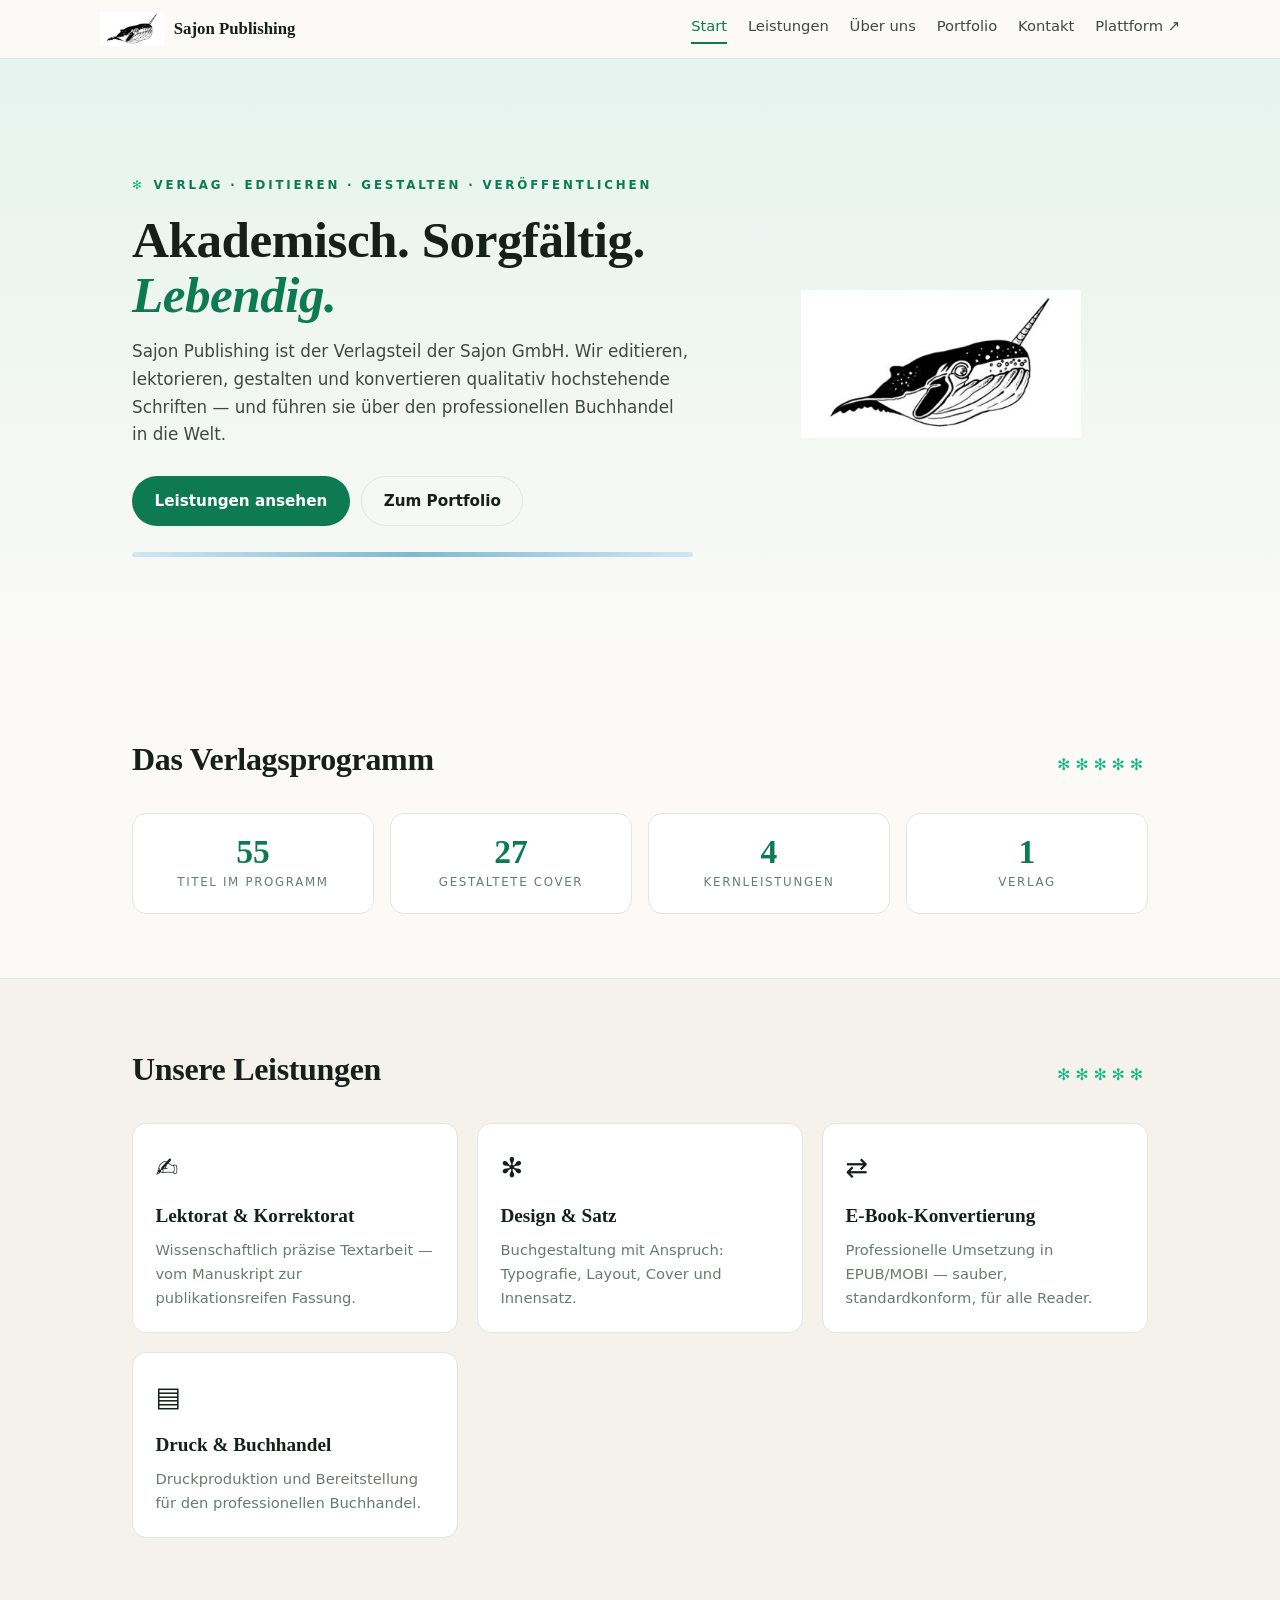
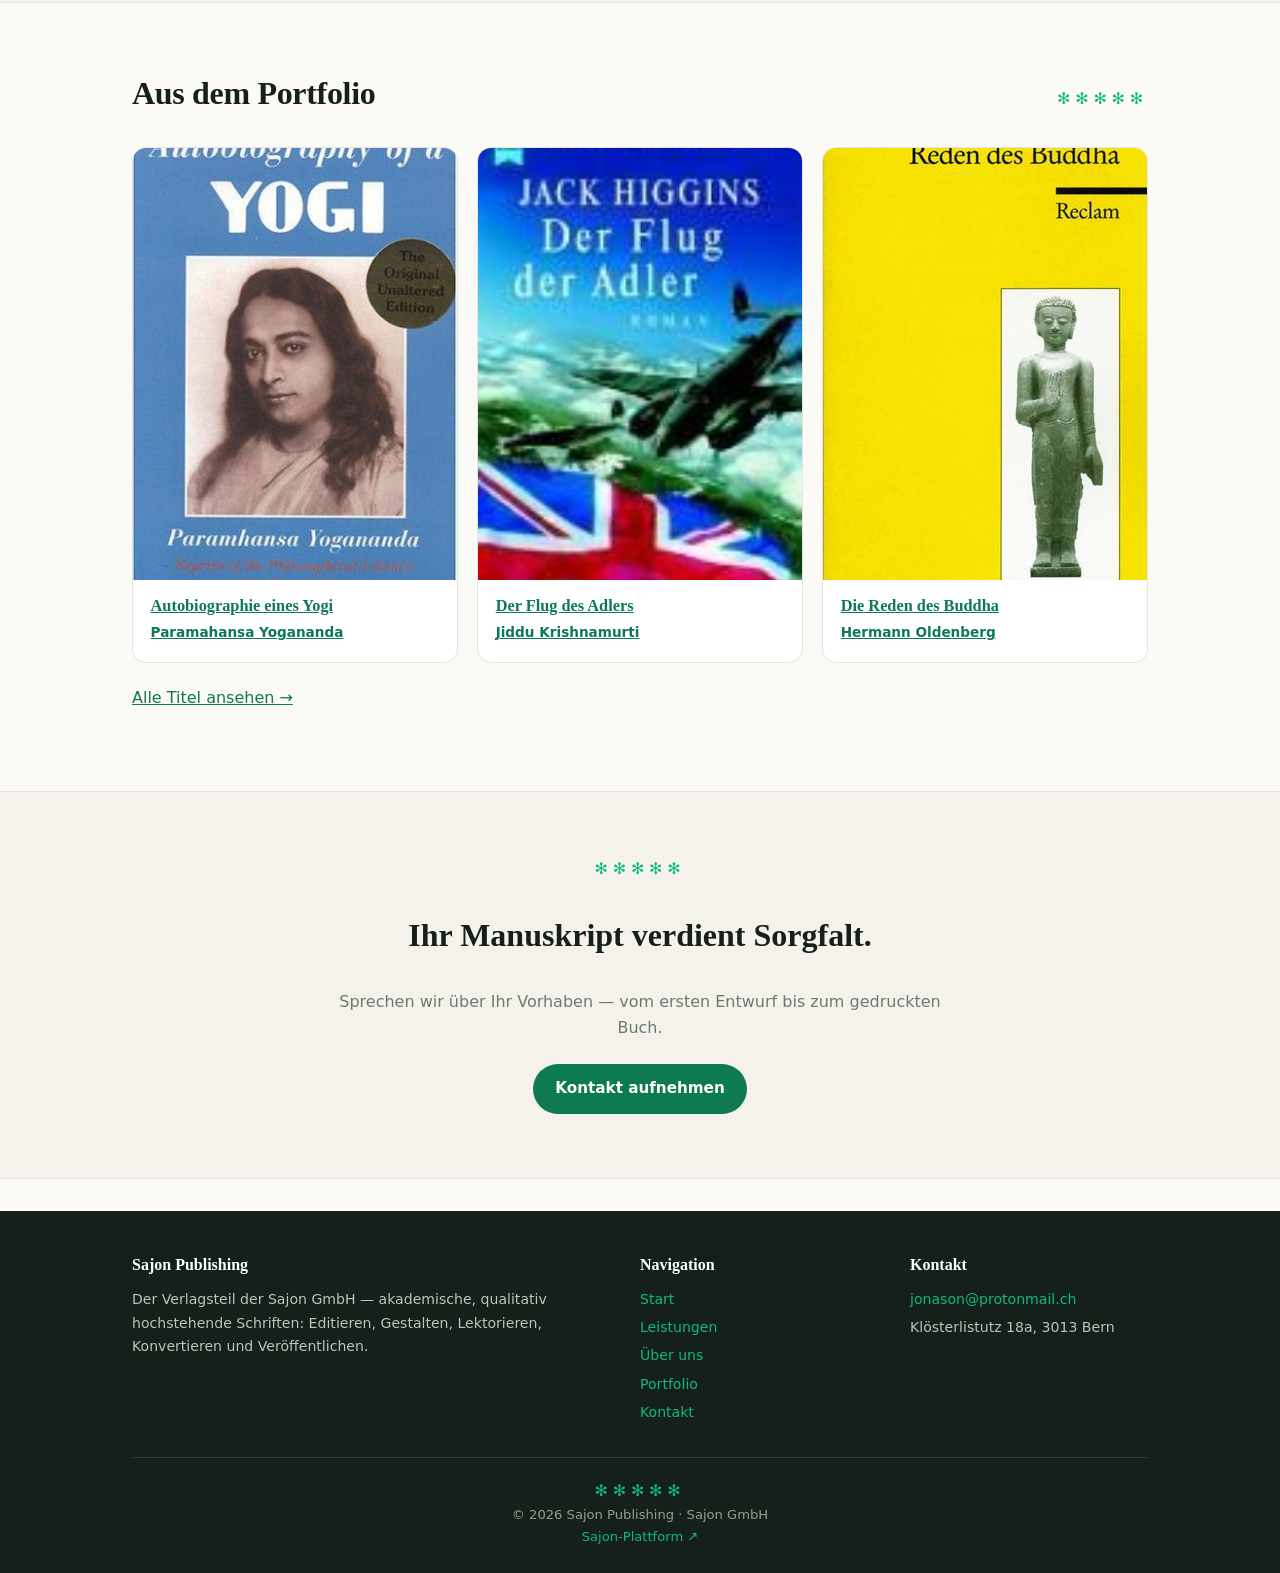
<file: index.html>
<!DOCTYPE html>
<html lang="de">
<head>
<meta charset="UTF-8" />
<meta name="viewport" content="width=device-width, initial-scale=1.0" />
<title>Start · Sajon Publishing</title>
<link rel="stylesheet" href="css/sajon-design-system.css" />
<link rel="icon" href="assets/logo.png" type="image/png" />
</head>
<body>
<header class="site-header">
  <div class="container nav">
    <a class="brand" href="index.html"><img src="assets/logo.png" alt="Narwal-Logo" /> Sajon Publishing</a>
    <nav class="nav-links">
      <a href="index.html" class="active">Start</a>
      <a href="leistungen.html">Leistungen</a>
      <a href="ueber-uns.html">Über uns</a>
      <a href="portfolio.html">Portfolio</a>
      <a href="kontakt.html">Kontakt</a>
      <a href="https://jonason92.github.io/sajon-platform/" target="_blank" rel="noopener">Plattform ↗</a>
    </nav>
  </div>
</header>

<section class="hero">
  <div class="container">
    <div>
      <span class="eyebrow"><span class="star">✻</span> Verlag · Editieren · Gestalten · Veröffentlichen</span>
      <h1>Akademisch. Sorgfältig.<br /><em>Lebendig.</em></h1>
      <p class="lead">Sajon Publishing ist der Verlagsteil der Sajon GmbH. Wir editieren, lektorieren, gestalten und konvertieren qualitativ hochstehende Schriften — und führen sie über den professionellen Buchhandel in die Welt.</p>
      <div style="display:flex;gap:.7rem;flex-wrap:wrap">
        <a class="btn btn-primary" href="leistungen.html">Leistungen ansehen</a>
        <a class="btn btn-ghost" href="portfolio.html">Zum Portfolio</a>
      </div>
      <div class="ice-stripe"></div>
    </div>
    <div class="hero-art"><img src="assets/logo.png" alt="Sajon Publishing Narwal" /></div>
  </div>
</section>

<section>
  <div class="container">
    <div class="sec-head"><h2>Das Verlagsprogramm</h2><span class="stars">✻✻✻✻✻</span></div>
    <div class="stats">
      <div class="stat"><div class="num">55</div><div class="lbl">Titel im Programm</div></div>
      <div class="stat"><div class="num">27</div><div class="lbl">Gestaltete Cover</div></div>
      <div class="stat"><div class="num">4</div><div class="lbl">Kernleistungen</div></div>
      <div class="stat"><div class="num">1</div><div class="lbl">Verlag</div></div>
    </div>
  </div>
</section>

<section class="sec-alt">
  <div class="container">
    <div class="sec-head"><h2>Unsere Leistungen</h2><span class="stars">✻✻✻✻✻</span></div>
    <div class="grid">
      <a class="card card-link" href="leistungen.html"><span class="icon">✍</span><h3>Lektorat &amp; Korrektorat</h3><p>Wissenschaftlich präzise Textarbeit — vom Manuskript zur publikationsreifen Fassung.</p></a>
      <a class="card card-link" href="leistungen.html"><span class="icon">✻</span><h3>Design &amp; Satz</h3><p>Buchgestaltung mit Anspruch: Typografie, Layout, Cover und Innensatz.</p></a>
      <a class="card card-link" href="leistungen.html"><span class="icon">⇄</span><h3>E-Book-Konvertierung</h3><p>Professionelle Umsetzung in EPUB/MOBI — sauber, standardkonform, für alle Reader.</p></a>
      <a class="card card-link" href="leistungen.html"><span class="icon">▤</span><h3>Druck &amp; Buchhandel</h3><p>Druckproduktion und Bereitstellung für den professionellen Buchhandel.</p></a>
    </div>
  </div>
</section>

<section>
  <div class="container">
    <div class="sec-head"><h2>Aus dem Portfolio</h2><span class="stars">✻✻✻✻✻</span></div>
    <div class="grid">
      <a class="book" href="portfolio.html"><img src="assets/covers/yogananda.jpg" alt="Autobiographie eines Yogi" /><div class="book-body"><h3>Autobiographie eines Yogi</h3><span class="author">Paramahansa Yogananda</span></div></a>
      <a class="book" href="portfolio.html"><img src="assets/covers/krishnamurti_adler.jpg" alt="Der Flug des Adlers" /><div class="book-body"><h3>Der Flug des Adlers</h3><span class="author">Jiddu Krishnamurti</span></div></a>
      <a class="book" href="portfolio.html"><img src="assets/covers/reden_buddha.jpg" alt="Die Reden des Buddha" /><div class="book-body"><h3>Die Reden des Buddha</h3><span class="author">Hermann Oldenberg</span></div></a>
    </div>
    <p style="margin-top:1.4rem"><a href="portfolio.html">Alle Titel ansehen →</a></p>
  </div>
</section>

<section class="sec-alt">
  <div class="container" style="text-align:center">
    <span class="stars">✻✻✻✻✻</span>
    <h2 style="font-family:var(--serif);font-size:clamp(1.4rem,3vw,2rem)">Ihr Manuskript verdient Sorgfalt.</h2>
    <p style="color:var(--muted);max-width:60ch;margin:0 auto 1.4rem">Sprechen wir über Ihr Vorhaben — vom ersten Entwurf bis zum gedruckten Buch.</p>
    <a class="btn btn-primary" href="kontakt.html">Kontakt aufnehmen</a>
  </div>
</section>

<footer class="site-footer">
  <div class="container">
    <div class="footer-grid">
      <div>
        <h4>Sajon Publishing</h4>
        <p>Der Verlagsteil der Sajon GmbH — akademische, qualitativ hochstehende Schriften: Editieren, Gestalten, Lektorieren, Konvertieren und Veröffentlichen.</p>
      </div>
      <div>
        <h4>Navigation</h4>
        <ul>
          <li><a href="index.html">Start</a></li>
          <li><a href="leistungen.html">Leistungen</a></li>
          <li><a href="ueber-uns.html">Über uns</a></li>
          <li><a href="portfolio.html">Portfolio</a></li>
          <li><a href="kontakt.html">Kontakt</a></li>
        </ul>
      </div>
      <div>
        <h4>Kontakt</h4>
        <ul>
          <li><a href="mailto:jonason@protonmail.ch">jonason@protonmail.ch</a></li>
          <li>Klösterlistutz 18a, 3013 Bern</li>
        </ul>
      </div>
    </div>
    <div class="footer-bottom">
      <span class="stars">✻✻✻✻✻</span><br />
      © 2026 Sajon Publishing · Sajon GmbH<br />
      <a href="https://jonason92.github.io/sajon-platform/" target="_blank" rel="noopener">Sajon-Plattform ↗</a>
    </div>
  </div>
</footer>
</body>
</html>
</file>
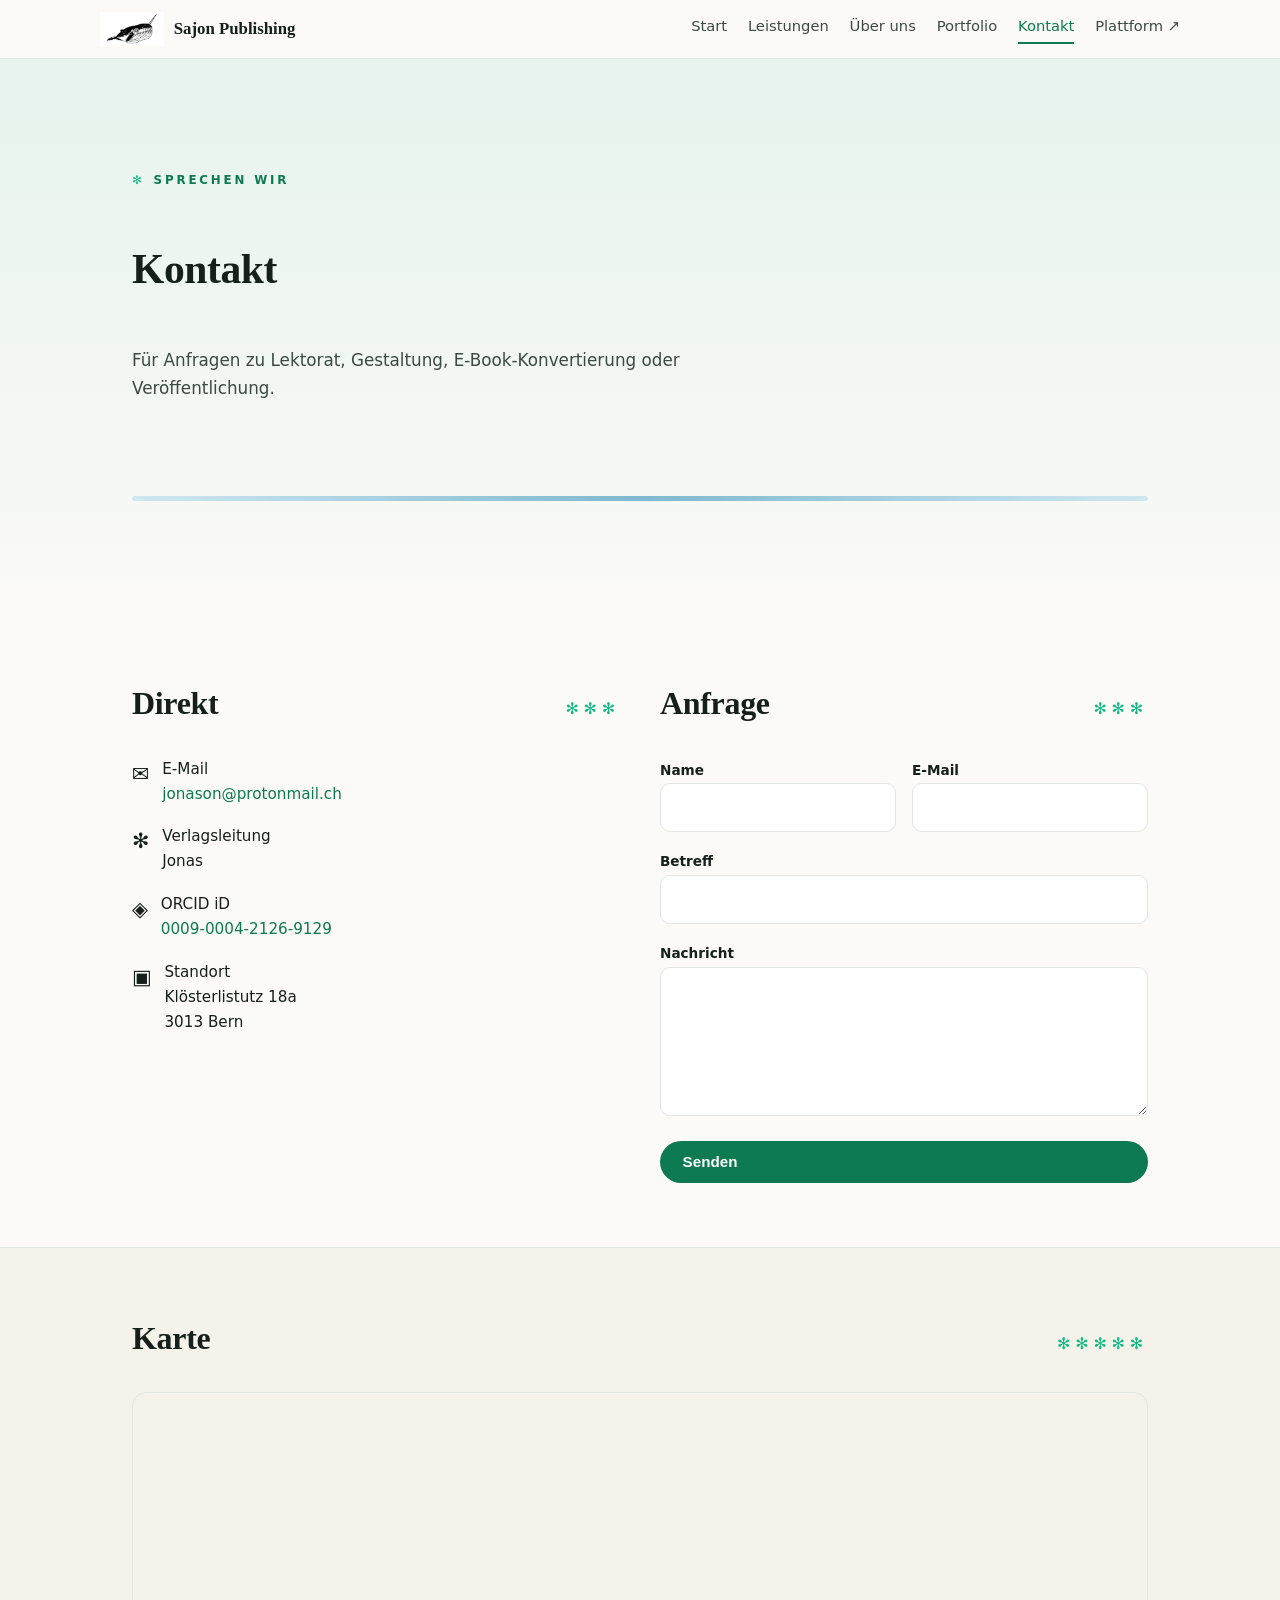
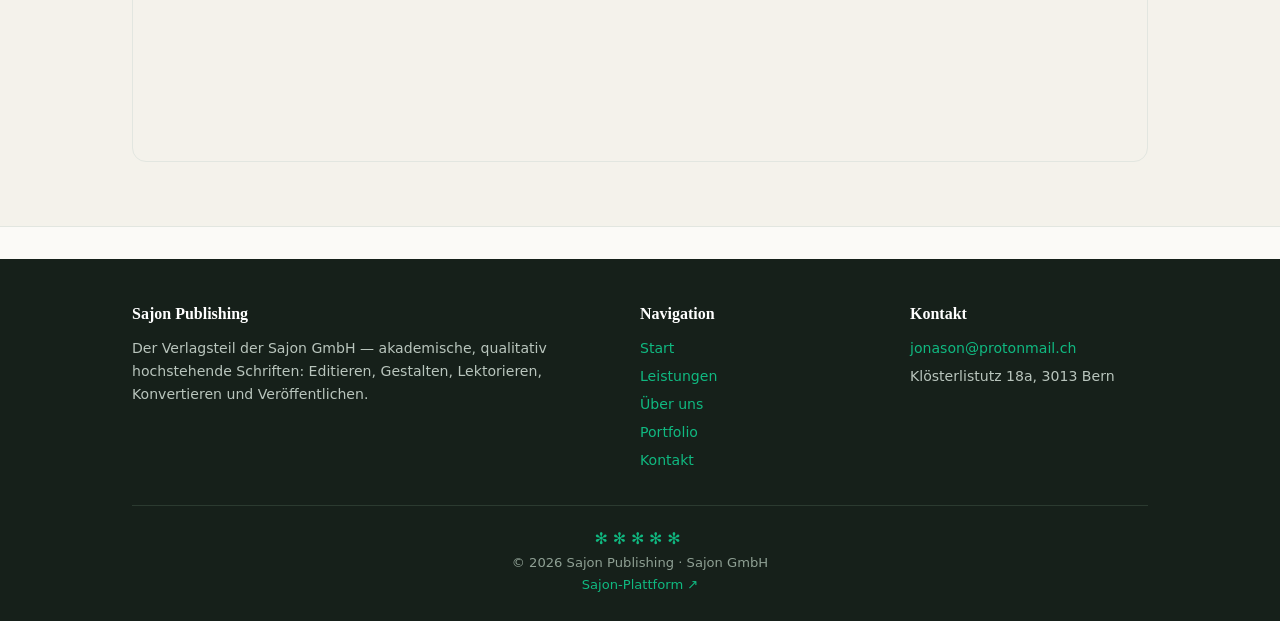
<file: kontakt.html>
<!DOCTYPE html>
<html lang="de">
<head>
<meta charset="UTF-8" />
<meta name="viewport" content="width=device-width, initial-scale=1.0" />
<title>Kontakt · Sajon Publishing</title>
<link rel="stylesheet" href="css/sajon-design-system.css" />
<link rel="icon" href="assets/logo.png" type="image/png" />

</head>
<body>
<header class="site-header">
  <div class="container nav">
    <a class="brand" href="index.html"><img src="assets/logo.png" alt="Narwal-Logo" /> Sajon Publishing</a>
    <nav class="nav-links">
      <a href="index.html">Start</a>
      <a href="leistungen.html">Leistungen</a>
      <a href="ueber-uns.html">Über uns</a>
      <a href="portfolio.html">Portfolio</a>
      <a href="kontakt.html" class="active">Kontakt</a>
      <a href="https://jonason92.github.io/sajon-platform/" target="_blank" rel="noopener">Plattform ↗</a>
    </nav>
  </div>
</header>

<section class="hero">
  <div class="container" style="grid-template-columns:1fr">
    <span class="eyebrow"><span class="star">✻</span> Sprechen wir</span>
    <h1 style="font-size:clamp(1.8rem,4vw,2.6rem)">Kontakt</h1>
    <p class="lead" style="max-width:56ch">Für Anfragen zu Lektorat, Gestaltung, E-Book-Konvertierung oder Veröffentlichung.</p>
    <div class="ice-stripe"></div>
  </div>
</section>

<section>
  <div class="container" style="display:grid;grid-template-columns:1fr 1fr;gap:2.5rem" class="two-col">
    <div>
      <div class="sec-head"><h2>Direkt</h2><span class="stars">✻✻✻</span></div>
      <div class="kontakt-item"><span class="k-icon">✉</span><div class="k-val">E-Mail<br /><a href="mailto:jonason@protonmail.ch">jonason@protonmail.ch</a></div></div>
      <div class="kontakt-item"><span class="k-icon">✻</span><div class="k-val">Verlagsleitung<br />Jonas</div></div>
      <div class="kontakt-item"><span class="k-icon">◈</span><div class="k-val">ORCID iD<br /><a href="https://orcid.org/0009-0004-2126-9129" target="_blank" rel="noopener">0009-0004-2126-9129</a></div></div>
      <div class="kontakt-item"><span class="k-icon">▣</span><div class="k-val">Standort<br />Klösterlistutz 18a<br />3013 Bern</div></div>
    </div>
    <div>
      <div class="sec-head"><h2>Anfrage</h2><span class="stars">✻✻✻</span></div>
      <form class="form" action="mailto:jonason@protonmail.ch" method="post" enctype="text/plain">
        <div class="two-col">
          <div><label for="name">Name</label><input id="name" name="name" type="text" required /></div>
          <div><label for="email">E-Mail</label><input id="email" name="email" type="email" required /></div>
        </div>
        <div><label for="betreff">Betreff</label><input id="betreff" name="betreff" type="text" /></div>
        <div><label for="msg">Nachricht</label><textarea id="msg" name="msg" rows="5" required></textarea></div>
        <button class="btn btn-primary" type="submit">Senden</button>
      </form>
    </div>
  </div>
</section>

<section class="sec-alt">
  <div class="container">
    <div class="sec-head"><h2>Karte</h2><span class="stars">✻✻✻✻✻</span></div>
    <div style="border:1px solid var(--line);border-radius:var(--radius);overflow:hidden">
      <iframe title="Standort" width="100%" height="360" style="border:0" loading="lazy" src="https://www.openstreetmap.org/export/embed.html?bbox=7.435,46.941,7.460,46.956&layer=mapnik"></iframe>
    </div>
  </div>
</section>

<footer class="site-footer">
  <div class="container">
    <div class="footer-grid">
      <div>
        <h4>Sajon Publishing</h4>
        <p>Der Verlagsteil der Sajon GmbH — akademische, qualitativ hochstehende Schriften: Editieren, Gestalten, Lektorieren, Konvertieren und Veröffentlichen.</p>
      </div>
      <div>
        <h4>Navigation</h4>
        <ul>
          <li><a href="index.html">Start</a></li>
          <li><a href="leistungen.html">Leistungen</a></li>
          <li><a href="ueber-uns.html">Über uns</a></li>
          <li><a href="portfolio.html">Portfolio</a></li>
          <li><a href="kontakt.html">Kontakt</a></li>
        </ul>
      </div>
      <div>
        <h4>Kontakt</h4>
        <ul>
          <li><a href="mailto:jonason@protonmail.ch">jonason@protonmail.ch</a></li>
          <li>Klösterlistutz 18a, 3013 Bern</li>
        </ul>
      </div>
    </div>
    <div class="footer-bottom">
      <span class="stars">✻✻✻✻✻</span><br />
      © 2026 Sajon Publishing · Sajon GmbH<br />
      <a href="https://jonason92.github.io/sajon-platform/" target="_blank" rel="noopener">Sajon-Plattform ↗</a>
    </div>
  </div>
</footer>
</body>
</html>
</file>
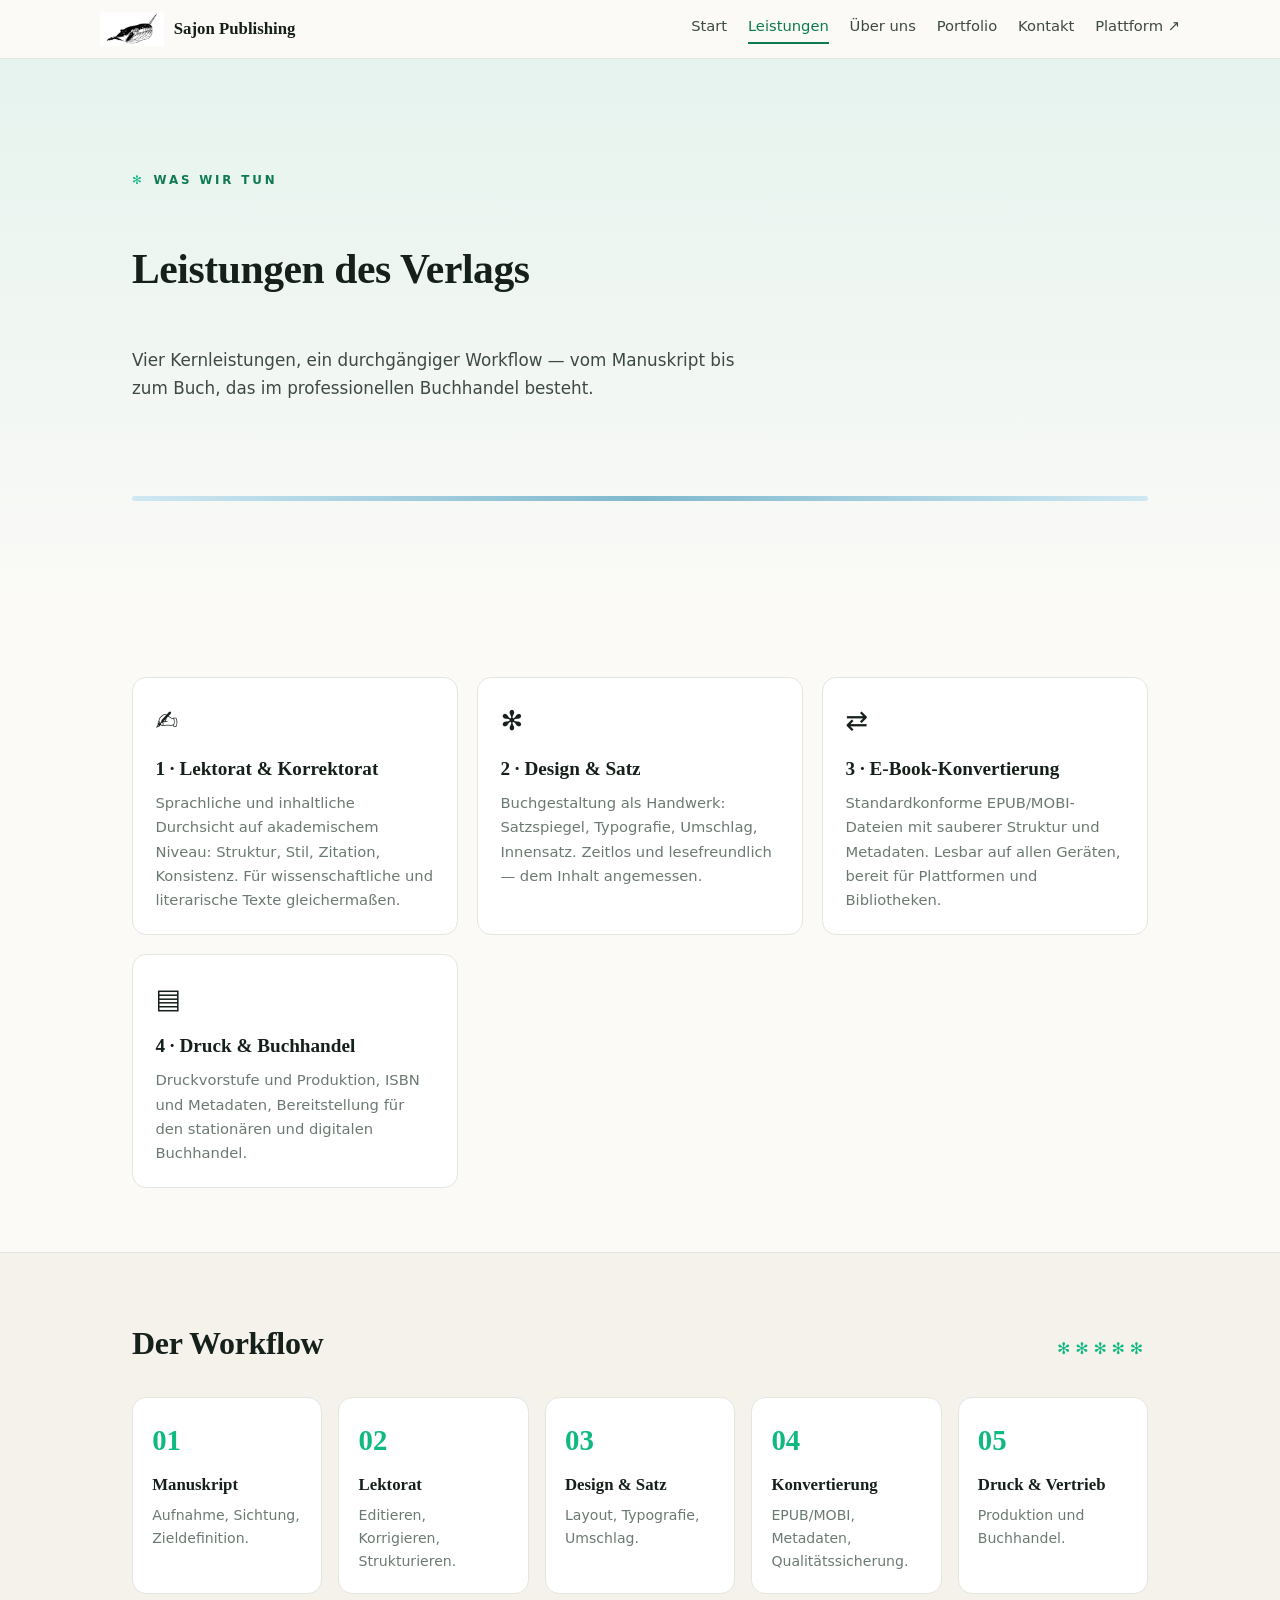
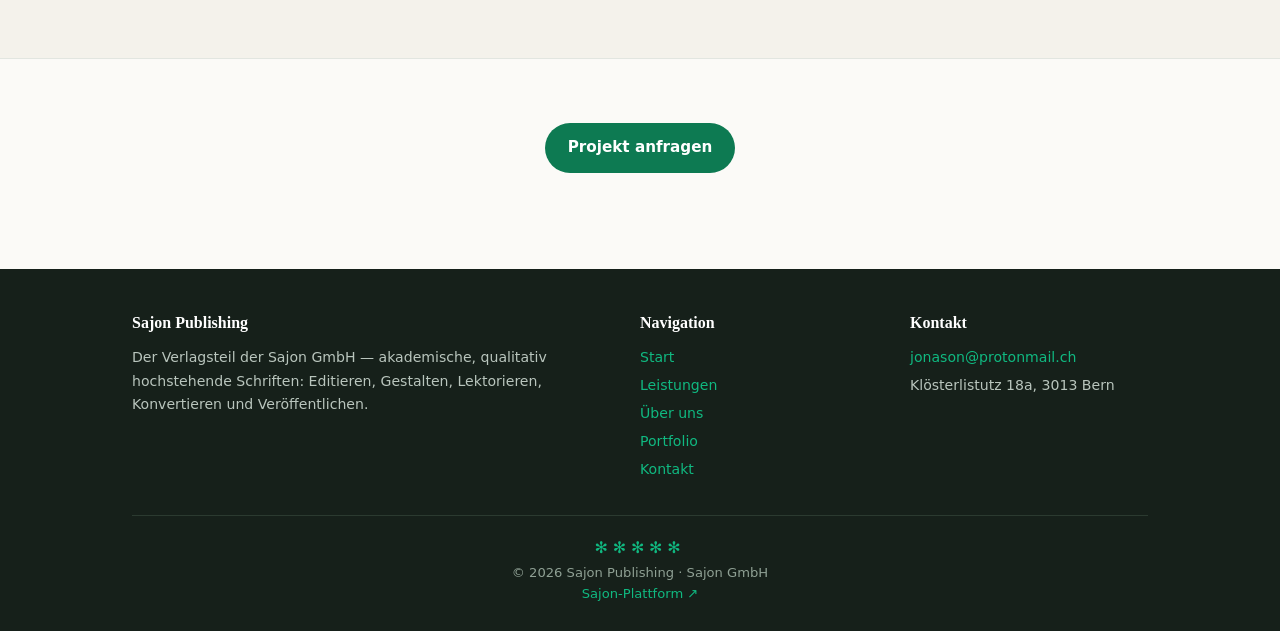
<file: leistungen.html>
<!DOCTYPE html>
<html lang="de">
<head>
<meta charset="UTF-8" />
<meta name="viewport" content="width=device-width, initial-scale=1.0" />
<title>Leistungen · Sajon Publishing</title>
<link rel="stylesheet" href="css/sajon-design-system.css" />
<link rel="icon" href="assets/logo.png" type="image/png" />
</head>
<body>
<header class="site-header">
  <div class="container nav">
    <a class="brand" href="index.html"><img src="assets/logo.png" alt="Narwal-Logo" /> Sajon Publishing</a>
    <nav class="nav-links">
      <a href="index.html">Start</a>
      <a href="leistungen.html" class="active">Leistungen</a>
      <a href="ueber-uns.html">Über uns</a>
      <a href="portfolio.html">Portfolio</a>
      <a href="kontakt.html">Kontakt</a>
      <a href="https://jonason92.github.io/sajon-platform/" target="_blank" rel="noopener">Plattform ↗</a>
    </nav>
  </div>
</header>

<section class="hero">
  <div class="container" style="grid-template-columns:1fr">
    <span class="eyebrow"><span class="star">✻</span> Was wir tun</span>
    <h1 style="font-size:clamp(1.8rem,4vw,2.6rem)">Leistungen des Verlags</h1>
    <p class="lead" style="max-width:60ch">Vier Kernleistungen, ein durchgängiger Workflow — vom Manuskript bis zum Buch, das im professionellen Buchhandel besteht.</p>
    <div class="ice-stripe"></div>
  </div>
</section>

<section>
  <div class="container">
    <div class="grid">
      <div class="card"><span class="icon">✍</span><h3>1 · Lektorat &amp; Korrektorat</h3><p>Sprachliche und inhaltliche Durchsicht auf akademischem Niveau: Struktur, Stil, Zitation, Konsistenz. Für wissenschaftliche und literarische Texte gleichermaßen.</p></div>
      <div class="card"><span class="icon">✻</span><h3>2 · Design &amp; Satz</h3><p>Buchgestaltung als Handwerk: Satzspiegel, Typografie, Umschlag, Innensatz. Zeitlos und lesefreundlich — dem Inhalt angemessen.</p></div>
      <div class="card"><span class="icon">⇄</span><h3>3 · E-Book-Konvertierung</h3><p>Standardkonforme EPUB/MOBI-Dateien mit sauberer Struktur und Metadaten. Lesbar auf allen Geräten, bereit für Plattformen und Bibliotheken.</p></div>
      <div class="card"><span class="icon">▤</span><h3>4 · Druck &amp; Buchhandel</h3><p>Druckvorstufe und Produktion, ISBN und Metadaten, Bereitstellung für den stationären und digitalen Buchhandel.</p></div>
    </div>
  </div>
</section>

<section class="sec-alt">
  <div class="container">
    <div class="sec-head"><h2>Der Workflow</h2><span class="stars">✻✻✻✻✻</span></div>
    <div class="workflow">
      <div class="step"><h3>Manuskript</h3><p>Aufnahme, Sichtung, Zieldefinition.</p></div>
      <div class="step"><h3>Lektorat</h3><p>Editieren, Korrigieren, Strukturieren.</p></div>
      <div class="step"><h3>Design &amp; Satz</h3><p>Layout, Typografie, Umschlag.</p></div>
      <div class="step"><h3>Konvertierung</h3><p>EPUB/MOBI, Metadaten, Qualitätssicherung.</p></div>
      <div class="step"><h3>Druck &amp; Vertrieb</h3><p>Produktion und Buchhandel.</p></div>
    </div>
  </div>
</section>

<section>
  <div class="container" style="text-align:center">
    <a class="btn btn-primary" href="kontakt.html">Projekt anfragen</a>
  </div>
</section>

<footer class="site-footer">
  <div class="container">
    <div class="footer-grid">
      <div>
        <h4>Sajon Publishing</h4>
        <p>Der Verlagsteil der Sajon GmbH — akademische, qualitativ hochstehende Schriften: Editieren, Gestalten, Lektorieren, Konvertieren und Veröffentlichen.</p>
      </div>
      <div>
        <h4>Navigation</h4>
        <ul>
          <li><a href="index.html">Start</a></li>
          <li><a href="leistungen.html">Leistungen</a></li>
          <li><a href="ueber-uns.html">Über uns</a></li>
          <li><a href="portfolio.html">Portfolio</a></li>
          <li><a href="kontakt.html">Kontakt</a></li>
        </ul>
      </div>
      <div>
        <h4>Kontakt</h4>
        <ul>
          <li><a href="mailto:jonason@protonmail.ch">jonason@protonmail.ch</a></li>
          <li>Klösterlistutz 18a, 3013 Bern</li>
        </ul>
      </div>
    </div>
    <div class="footer-bottom">
      <span class="stars">✻✻✻✻✻</span><br />
      © 2026 Sajon Publishing · Sajon GmbH<br />
      <a href="https://jonason92.github.io/sajon-platform/" target="_blank" rel="noopener">Sajon-Plattform ↗</a>
    </div>
  </div>
</footer>
</body>
</html>
</file>
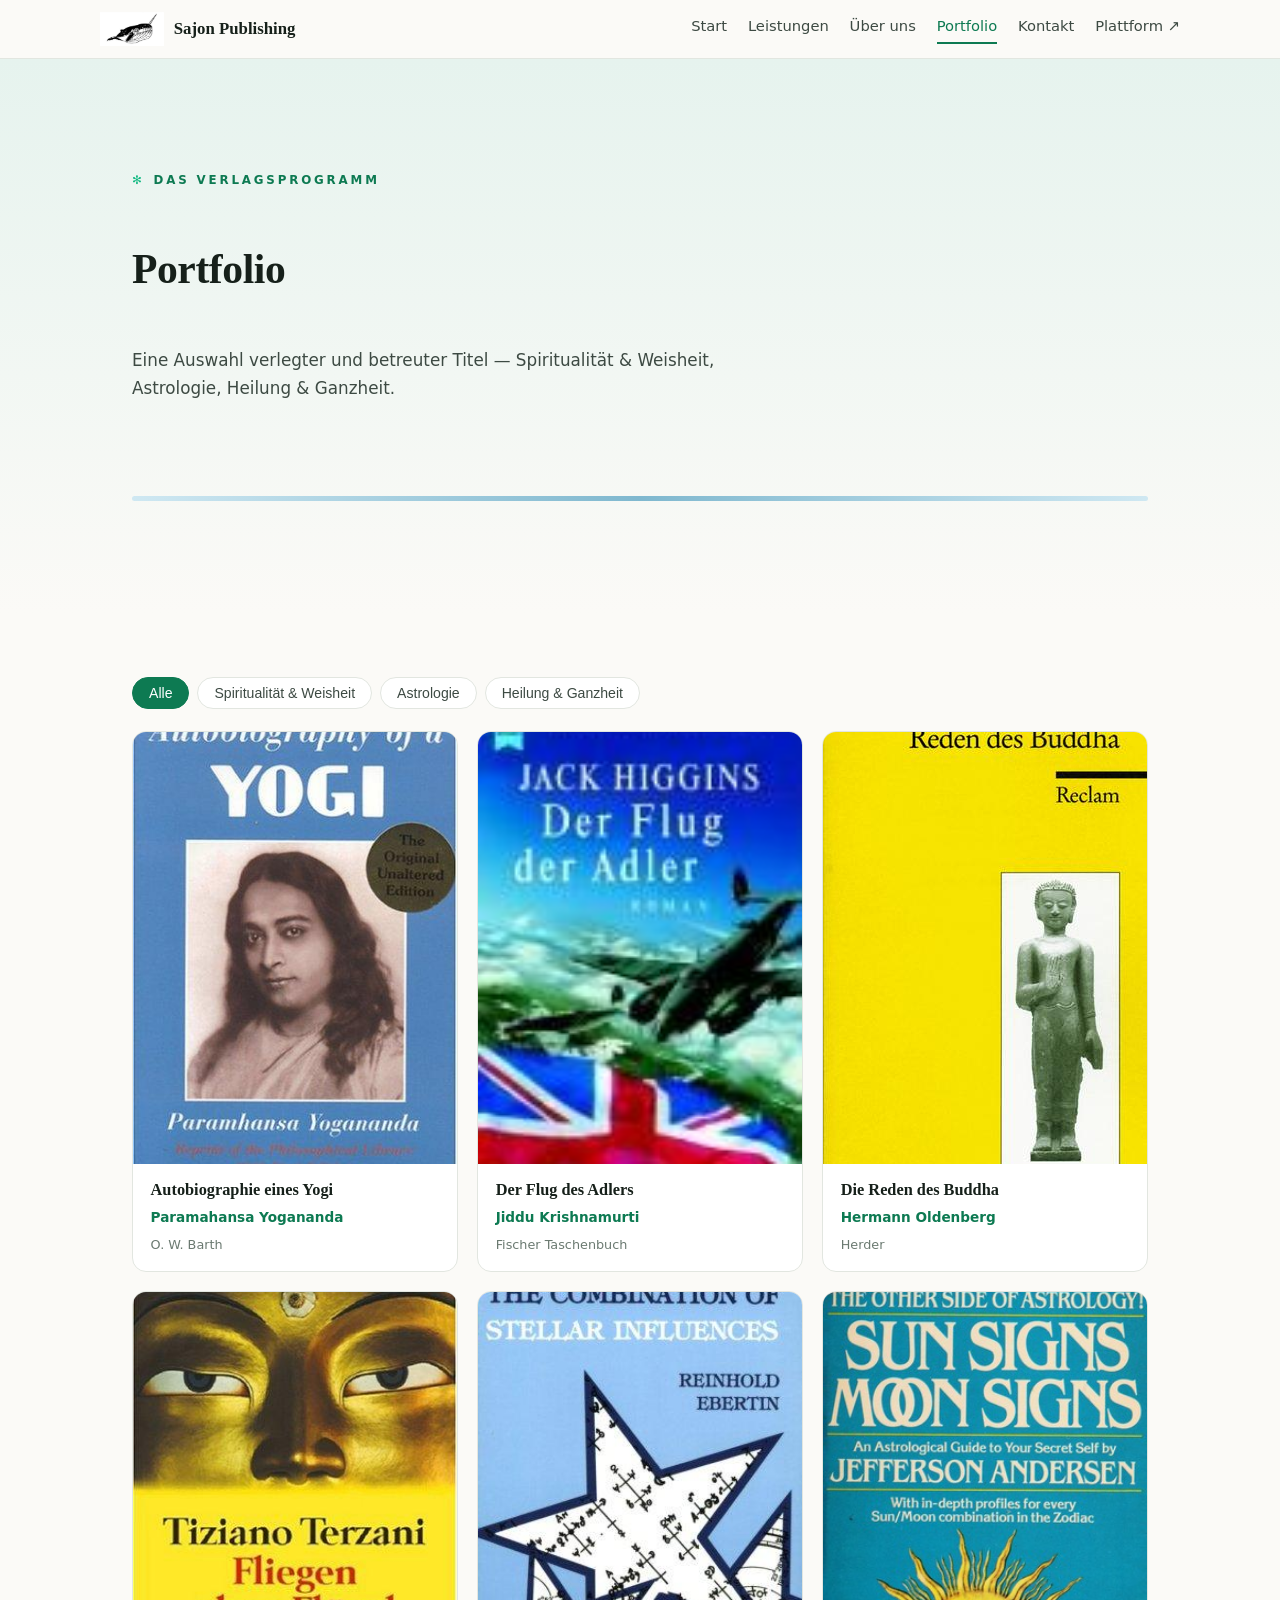
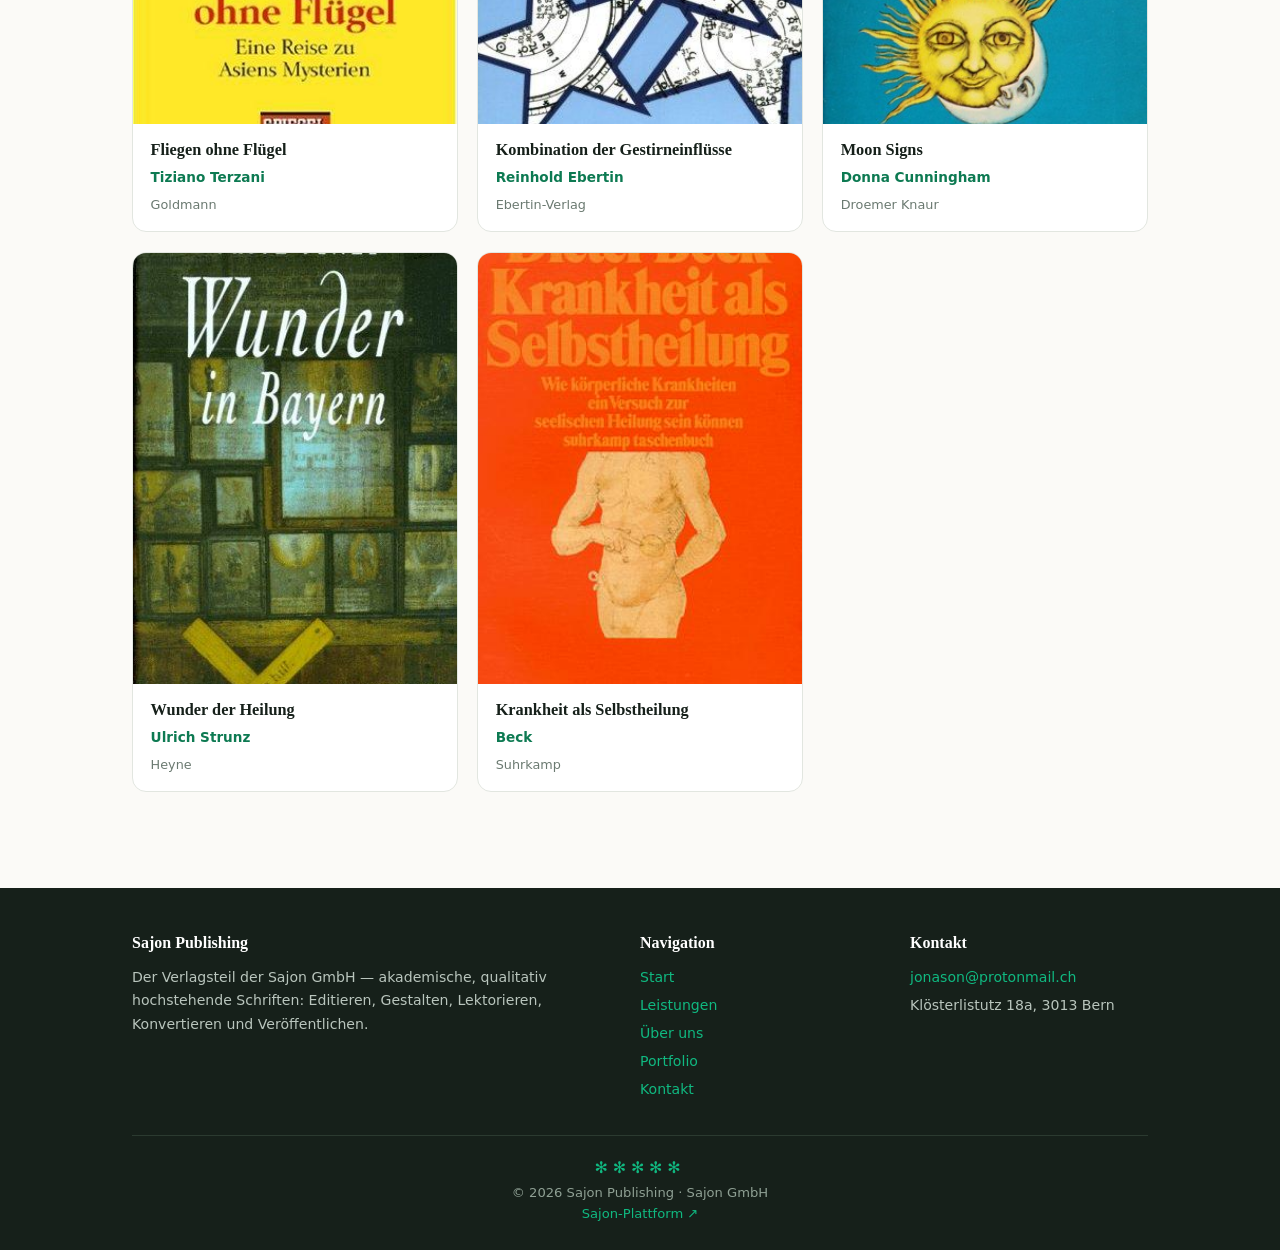
<file: portfolio.html>
<!DOCTYPE html>
<html lang="de">
<head>
<meta charset="UTF-8" />
<meta name="viewport" content="width=device-width, initial-scale=1.0" />
<title>Portfolio · Sajon Publishing</title>
<link rel="stylesheet" href="css/sajon-design-system.css" />
<link rel="icon" href="assets/logo.png" type="image/png" />

</head>
<body>
<header class="site-header">
  <div class="container nav">
    <a class="brand" href="index.html"><img src="assets/logo.png" alt="Narwal-Logo" /> Sajon Publishing</a>
    <nav class="nav-links">
      <a href="index.html">Start</a>
      <a href="leistungen.html">Leistungen</a>
      <a href="ueber-uns.html">Über uns</a>
      <a href="portfolio.html" class="active">Portfolio</a>
      <a href="kontakt.html">Kontakt</a>
      <a href="https://jonason92.github.io/sajon-platform/" target="_blank" rel="noopener">Plattform ↗</a>
    </nav>
  </div>
</header>

<section class="hero">
  <div class="container" style="grid-template-columns:1fr">
    <span class="eyebrow"><span class="star">✻</span> Das Verlagsprogramm</span>
    <h1 style="font-size:clamp(1.8rem,4vw,2.6rem)">Portfolio</h1>
    <p class="lead" style="max-width:60ch">Eine Auswahl verlegter und betreuter Titel — Spiritualität &amp; Weisheit, Astrologie, Heilung &amp; Ganzheit.</p>
    <div class="ice-stripe"></div>
  </div>
</section>

<section>
  <div class="container">
    <div class="tabs">
      <button class="tab active" data-cat="alle">Alle</button>
      <button class="tab" data-cat="spiritualitaet">Spiritualität &amp; Weisheit</button>
      <button class="tab" data-cat="astrologie">Astrologie</button>
      <button class="tab" data-cat="heilung">Heilung &amp; Ganzheit</button>
    </div>
    <div class="grid">
      <div class="book" data-cat="spiritualitaet"><img src="assets/covers/yogananda.jpg" alt="Autobiographie eines Yogi" /><div class="book-body"><h3>Autobiographie eines Yogi</h3><span class="author">Paramahansa Yogananda</span><div class="pub">O. W. Barth</div></div></div>
      <div class="book" data-cat="spiritualitaet"><img src="assets/covers/krishnamurti_adler.jpg" alt="Der Flug des Adlers" /><div class="book-body"><h3>Der Flug des Adlers</h3><span class="author">Jiddu Krishnamurti</span><div class="pub">Fischer Taschenbuch</div></div></div>
      <div class="book" data-cat="spiritualitaet"><img src="assets/covers/reden_buddha.jpg" alt="Die Reden des Buddha" /><div class="book-body"><h3>Die Reden des Buddha</h3><span class="author">Hermann Oldenberg</span><div class="pub">Herder</div></div></div>
      <div class="book" data-cat="spiritualitaet"><img src="assets/covers/terzani.jpg" alt="Fliegen ohne Flügel" /><div class="book-body"><h3>Fliegen ohne Flügel</h3><span class="author">Tiziano Terzani</span><div class="pub">Goldmann</div></div></div>
      <div class="book" data-cat="astrologie"><img src="assets/covers/ebertin.jpg" alt="Kombination der Gestirneinflüsse" /><div class="book-body"><h3>Kombination der Gestirneinflüsse</h3><span class="author">Reinhold Ebertin</span><div class="pub">Ebertin-Verlag</div></div></div>
      <div class="book" data-cat="astrologie"><img src="assets/covers/moon_signs.jpg" alt="Moon Signs" /><div class="book-body"><h3>Moon Signs</h3><span class="author">Donna Cunningham</span><div class="pub">Droemer Knaur</div></div></div>
      <div class="book" data-cat="heilung"><img src="assets/covers/wunder_heilung.jpg" alt="Wunder der Heilung" /><div class="book-body"><h3>Wunder der Heilung</h3><span class="author">Ulrich Strunz</span><div class="pub">Heyne</div></div></div>
      <div class="book" data-cat="heilung"><img src="assets/covers/selbstheilung.jpg" alt="Krankheit als Selbstheilung" /><div class="book-body"><h3>Krankheit als Selbstheilung</h3><span class="author">Beck</span><div class="pub">Suhrkamp</div></div></div>
    </div>
  </div>
</section>

<script>
var tabs = document.querySelectorAll('.tab');
var books = document.querySelectorAll('.book');
tabs.forEach(function(t){
  t.addEventListener('click', function(){
    tabs.forEach(function(x){ x.classList.remove('active'); });
    t.classList.add('active');
    var cat = t.getAttribute('data-cat');
    books.forEach(function(b){
      b.style.display = (cat === 'alle' || b.getAttribute('data-cat') === cat) ? '' : 'none';
    });
  });
});
</script>

<footer class="site-footer">
  <div class="container">
    <div class="footer-grid">
      <div>
        <h4>Sajon Publishing</h4>
        <p>Der Verlagsteil der Sajon GmbH — akademische, qualitativ hochstehende Schriften: Editieren, Gestalten, Lektorieren, Konvertieren und Veröffentlichen.</p>
      </div>
      <div>
        <h4>Navigation</h4>
        <ul>
          <li><a href="index.html">Start</a></li>
          <li><a href="leistungen.html">Leistungen</a></li>
          <li><a href="ueber-uns.html">Über uns</a></li>
          <li><a href="portfolio.html">Portfolio</a></li>
          <li><a href="kontakt.html">Kontakt</a></li>
        </ul>
      </div>
      <div>
        <h4>Kontakt</h4>
        <ul>
          <li><a href="mailto:jonason@protonmail.ch">jonason@protonmail.ch</a></li>
          <li>Klösterlistutz 18a, 3013 Bern</li>
        </ul>
      </div>
    </div>
    <div class="footer-bottom">
      <span class="stars">✻✻✻✻✻</span><br />
      © 2026 Sajon Publishing · Sajon GmbH<br />
      <a href="https://jonason92.github.io/sajon-platform/" target="_blank" rel="noopener">Sajon-Plattform ↗</a>
    </div>
  </div>
</footer>
</body>
</html>
</file>
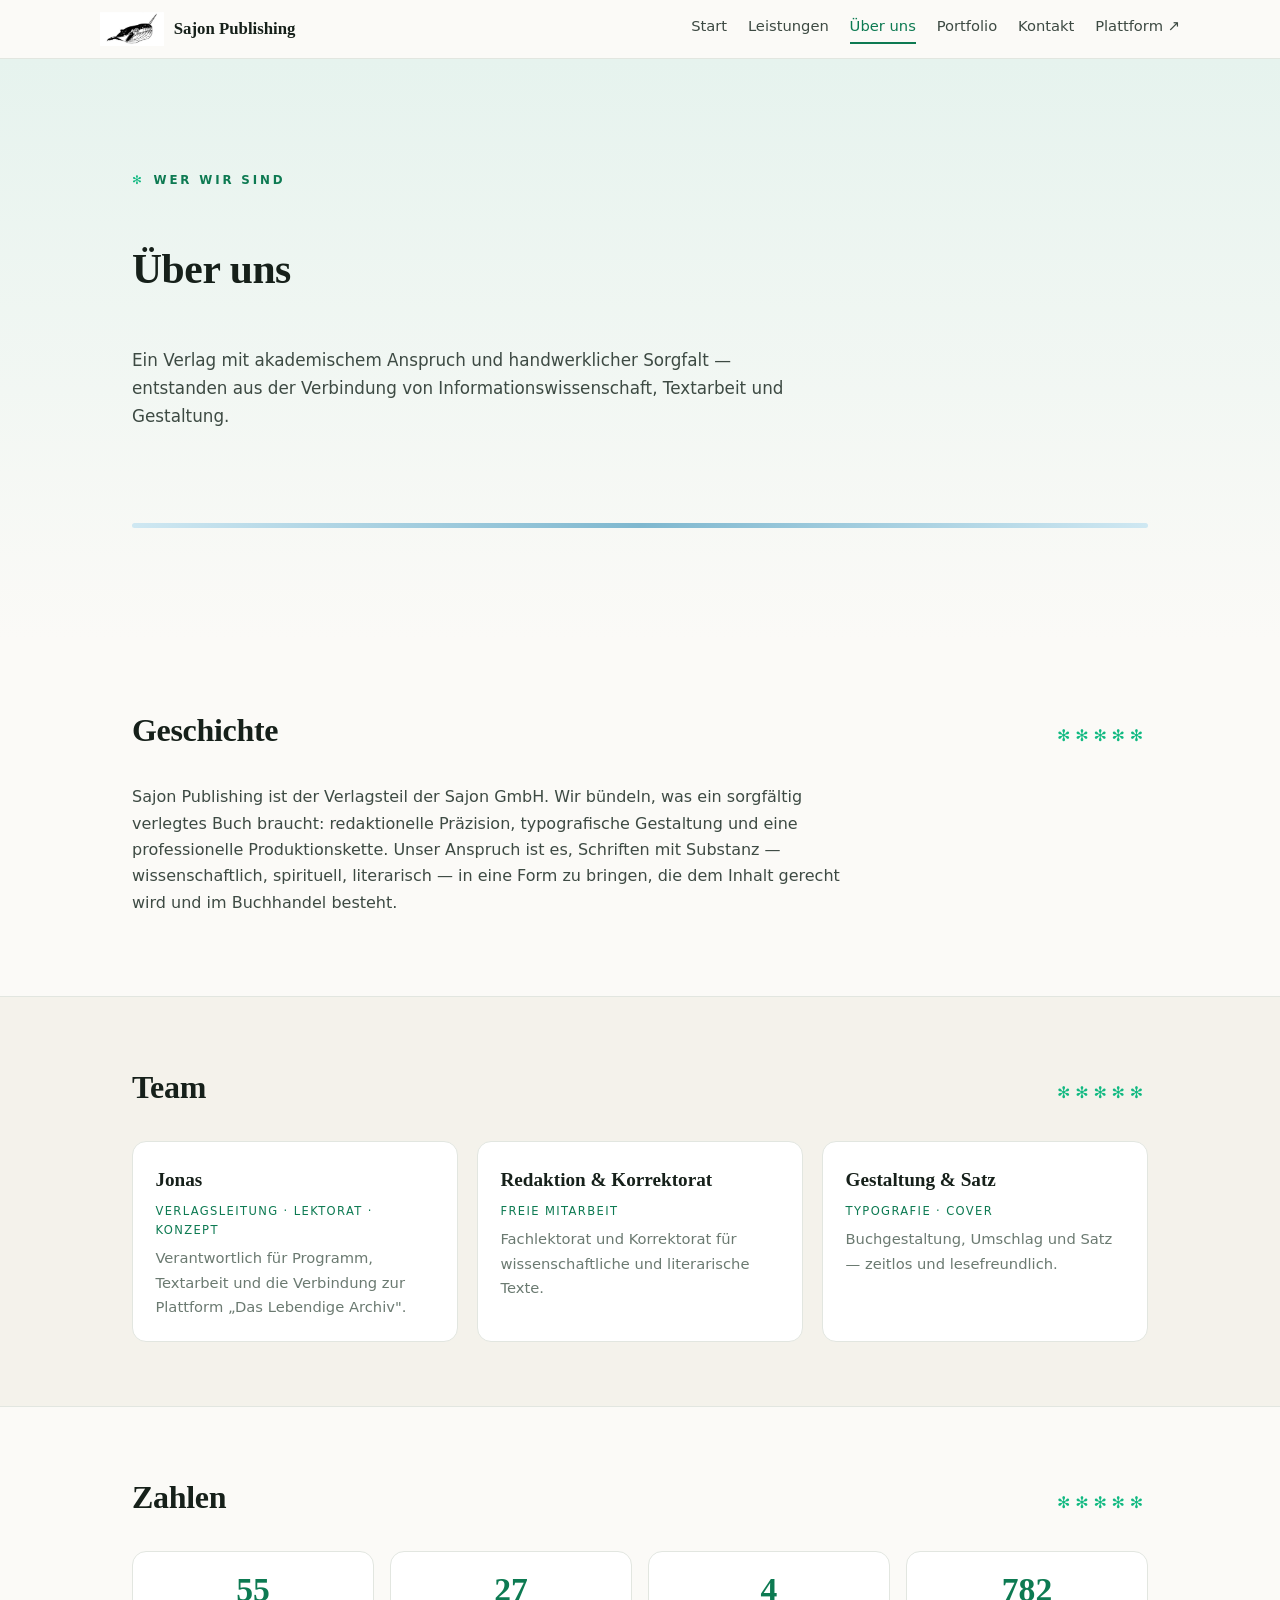
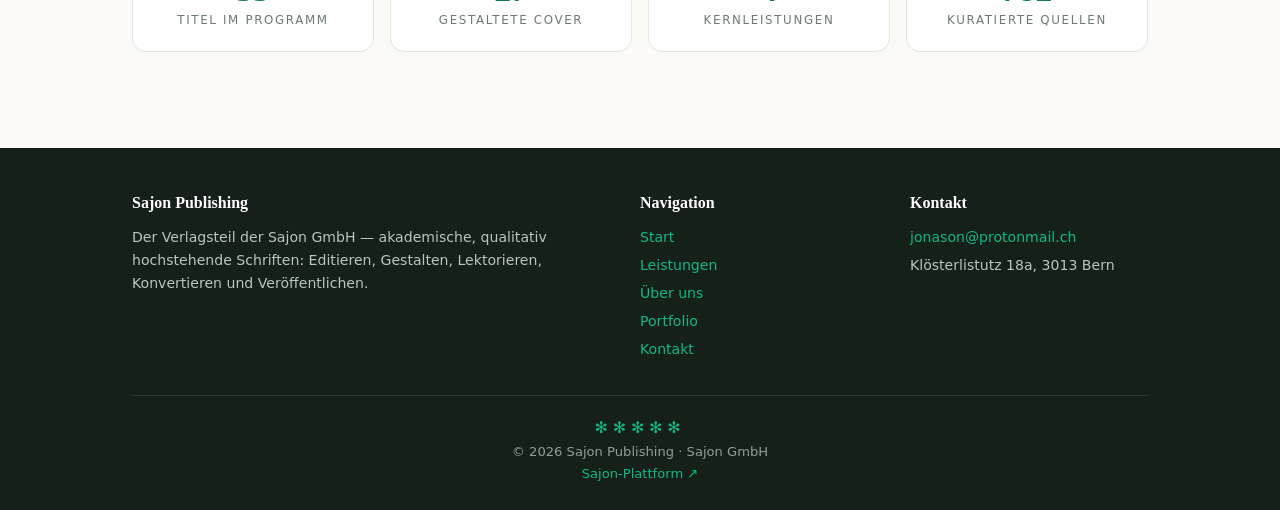
<file: ueber-uns.html>
<!DOCTYPE html>
<html lang="de">
<head>
<meta charset="UTF-8" />
<meta name="viewport" content="width=device-width, initial-scale=1.0" />
<title>Über uns · Sajon Publishing</title>
<link rel="stylesheet" href="css/sajon-design-system.css" />
<link rel="icon" href="assets/logo.png" type="image/png" />

</head>
<body>
<header class="site-header">
  <div class="container nav">
    <a class="brand" href="index.html"><img src="assets/logo.png" alt="Narwal-Logo" /> Sajon Publishing</a>
    <nav class="nav-links">
      <a href="index.html">Start</a>
      <a href="leistungen.html">Leistungen</a>
      <a href="ueber-uns.html" class="active">Über uns</a>
      <a href="portfolio.html">Portfolio</a>
      <a href="kontakt.html">Kontakt</a>
      <a href="https://jonason92.github.io/sajon-platform/" target="_blank" rel="noopener">Plattform ↗</a>
    </nav>
  </div>
</header>

<section class="hero">
  <div class="container" style="grid-template-columns:1fr">
    <span class="eyebrow"><span class="star">✻</span> Wer wir sind</span>
    <h1 style="font-size:clamp(1.8rem,4vw,2.6rem)">Über uns</h1>
    <p class="lead" style="max-width:62ch">Ein Verlag mit akademischem Anspruch und handwerklicher Sorgfalt — entstanden aus der Verbindung von Informationswissenschaft, Textarbeit und Gestaltung.</p>
    <div class="ice-stripe"></div>
  </div>
</section>

<section>
  <div class="container">
    <div class="sec-head"><h2>Geschichte</h2><span class="stars">✻✻✻✻✻</span></div>
    <p style="max-width:70ch;color:var(--ink-soft)">Sajon Publishing ist der Verlagsteil der Sajon GmbH. Wir bündeln, was ein sorgfältig verlegtes Buch braucht: redaktionelle Präzision, typografische Gestaltung und eine professionelle Produktionskette. Unser Anspruch ist es, Schriften mit Substanz — wissenschaftlich, spirituell, literarisch — in eine Form zu bringen, die dem Inhalt gerecht wird und im Buchhandel besteht.</p>
  </div>
</section>

<section class="sec-alt">
  <div class="container">
    <div class="sec-head"><h2>Team</h2><span class="stars">✻✻✻✻✻</span></div>
    <div class="grid">
      <div class="card"><h3>Jonas</h3><span class="meta">Verlagsleitung · Lektorat · Konzept</span><p>Verantwortlich für Programm, Textarbeit und die Verbindung zur Plattform „Das Lebendige Archiv".</p></div>
      <div class="card"><h3>Redaktion &amp; Korrektorat</h3><span class="meta">Freie Mitarbeit</span><p>Fachlektorat und Korrektorat für wissenschaftliche und literarische Texte.</p></div>
      <div class="card"><h3>Gestaltung &amp; Satz</h3><span class="meta">Typografie · Cover</span><p>Buchgestaltung, Umschlag und Satz — zeitlos und lesefreundlich.</p></div>
    </div>
  </div>
</section>

<section>
  <div class="container">
    <div class="sec-head"><h2>Zahlen</h2><span class="stars">✻✻✻✻✻</span></div>
    <div class="stats">
      <div class="stat"><div class="num">55</div><div class="lbl">Titel im Programm</div></div>
      <div class="stat"><div class="num">27</div><div class="lbl">Gestaltete Cover</div></div>
      <div class="stat"><div class="num">4</div><div class="lbl">Kernleistungen</div></div>
      <div class="stat"><div class="num">782</div><div class="lbl">Kuratierte Quellen</div></div>
    </div>
  </div>
</section>

<footer class="site-footer">
  <div class="container">
    <div class="footer-grid">
      <div>
        <h4>Sajon Publishing</h4>
        <p>Der Verlagsteil der Sajon GmbH — akademische, qualitativ hochstehende Schriften: Editieren, Gestalten, Lektorieren, Konvertieren und Veröffentlichen.</p>
      </div>
      <div>
        <h4>Navigation</h4>
        <ul>
          <li><a href="index.html">Start</a></li>
          <li><a href="leistungen.html">Leistungen</a></li>
          <li><a href="ueber-uns.html">Über uns</a></li>
          <li><a href="portfolio.html">Portfolio</a></li>
          <li><a href="kontakt.html">Kontakt</a></li>
        </ul>
      </div>
      <div>
        <h4>Kontakt</h4>
        <ul>
          <li><a href="mailto:jonason@protonmail.ch">jonason@protonmail.ch</a></li>
          <li>Klösterlistutz 18a, 3013 Bern</li>
        </ul>
      </div>
    </div>
    <div class="footer-bottom">
      <span class="stars">✻✻✻✻✻</span><br />
      © 2026 Sajon Publishing · Sajon GmbH<br />
      <a href="https://jonason92.github.io/sajon-platform/" target="_blank" rel="noopener">Sajon-Plattform ↗</a>
    </div>
  </div>
</footer>
</body>
</html>
</file>
<file: css/sajon-design-system.css>
/* ==========================================================================
   SAJON Publishing — Design-System (sajon-design-system.css)
   Motive: Narwal · Smaragdgrün · Eisblau · ✻-Ornament-Sterne
   ========================================================================== */
:root{
  /* Farb-Tokens */
  --emerald:#0d7a52;
  --emerald-bright:#10b981;
  --emerald-dark:#0a5c3e;
  --emerald-tint:#e6f3ee;
  --ice:#cfe8f2;
  --ice-deep:#7fb8cf;
  --ice-light:#e9f4f8;
  --ink:#16201a;
  --ink-soft:#3d4a43;
  --muted:#6b7a71;
  --paper:#fbfaf7;
  --paper-2:#f4f2eb;
  --line:#e2e6e0;
  --card:#ffffff;
  /* Typografie-Tokens */
  --serif:Georgia,"Iowan Old Style","Palatino Linotype","Book Antiqua",serif;
  --sans:system-ui,-apple-system,"Segoe UI",Roboto,Helvetica,Arial,sans-serif;
  /* Effekt-Tokens */
  --radius:14px;
  --shadow:0 10px 30px rgba(22,32,26,.08);
}
*{box-sizing:border-box}
html{scroll-behavior:smooth}
body{margin:0;font-family:var(--sans);color:var(--ink);background:var(--paper);line-height:1.65;-webkit-font-smoothing:antialiased}
a{color:var(--emerald)}
img{max-width:100%;display:block}
.container{max-width:1080px;margin:0 auto;padding-left:clamp(1rem,4vw,2rem);padding-right:clamp(1rem,4vw,2rem)}
section{padding:clamp(2.5rem,6vw,4rem) 0}

/* ---------- Header / Navigation ---------- */
.site-header{position:sticky;top:0;z-index:50;background:rgba(251,250,247,.92);backdrop-filter:blur(10px);border-bottom:1px solid var(--line)}
.nav{display:flex;align-items:center;gap:1.2rem;padding:.75rem 0}
.brand{display:flex;align-items:center;gap:.6rem;text-decoration:none;color:var(--ink);font-family:var(--serif);font-weight:700;font-size:1.05rem}
.brand img{height:34px;width:auto}
.nav-links{margin-left:auto;display:flex;gap:1.3rem;flex-wrap:wrap}
.nav-links a{color:var(--ink-soft);text-decoration:none;font-size:.92rem;padding-bottom:3px;border-bottom:2px solid transparent;transition:.15s}
.nav-links a:hover{color:var(--emerald)}
.nav-links a.active{color:var(--emerald);border-color:var(--emerald)}

/* ---------- Eyebrow / Ornament ---------- */
.eyebrow{display:inline-flex;align-items:center;gap:.55rem;font-size:.74rem;letter-spacing:.24em;text-transform:uppercase;color:var(--emerald);font-weight:700;margin-bottom:1rem}
.eyebrow .star{color:var(--emerald-bright)}
.stars{color:var(--emerald-bright);letter-spacing:.3em;font-size:1rem}

/* ---------- Hero ---------- */
.hero{position:relative;overflow:hidden;background:linear-gradient(180deg,var(--emerald-tint),var(--paper))}
.hero .container{display:grid;grid-template-columns:1.15fr .85fr;gap:2.5rem;align-items:center;padding-top:3rem;padding-bottom:3rem}
.hero h1{font-family:var(--serif);font-weight:700;font-size:clamp(2rem,4.5vw,3.2rem);line-height:1.08;margin:0 0 1rem;letter-spacing:-.01em}
.hero h1 em{font-style:italic;color:var(--emerald)}
.hero .lead{color:var(--ink-soft);font-size:1.05rem;max-width:56ch;margin:0 0 1.7rem}
.hero-art{display:flex;align-items:center;justify-content:center}
.hero-art img{width:min(280px,85%)}
.ice-stripe{height:5px;background:linear-gradient(90deg,var(--ice) 0%,var(--ice-deep) 50%,var(--ice) 100%);border-radius:3px;margin-top:1.6rem}

/* ---------- Buttons ---------- */
.btn{display:inline-flex;align-items:center;gap:.5rem;padding:.72rem 1.35rem;border-radius:999px;font-weight:600;font-size:.95rem;text-decoration:none;border:1px solid transparent;transition:.2s;cursor:pointer}
.btn-primary{background:var(--emerald);color:#fff}
.btn-primary:hover{background:var(--emerald-bright)}
.btn-ghost{border-color:var(--line);color:var(--ink)}
.btn-ghost:hover{border-color:var(--emerald);color:var(--emerald)}

/* ---------- Sections ---------- */
.sec-head{display:flex;align-items:baseline;gap:1rem;margin-bottom:1.7rem}
.sec-head h2{font-family:var(--serif);font-size:clamp(1.5rem,3vw,2rem);margin:0;letter-spacing:-.01em}
.sec-head .stars{margin-left:auto}
.sec-alt{background:var(--paper-2);border-block:1px solid var(--line)}

/* ---------- Cards ---------- */
.grid{display:grid;grid-template-columns:repeat(auto-fill,minmax(250px,1fr));gap:1.2rem}
.card{background:var(--card);border:1px solid var(--line);border-radius:var(--radius);padding:1.35rem 1.4rem;transition:.22s}
.card h3{font-family:var(--serif);font-size:1.2rem;margin:0 0 .4rem}
.card p{color:var(--muted);font-size:.92rem;margin:0}
.card .icon{font-size:1.7rem;display:block;margin-bottom:.55rem}
.card-link{text-decoration:none;color:inherit}
.card-link:hover{border-color:var(--emerald-bright);transform:translateY(-3px);box-shadow:var(--shadow)}
.card .meta{display:block;font-size:.72rem;letter-spacing:.12em;text-transform:uppercase;color:var(--emerald);margin-bottom:.4rem}

/* ---------- Stats ---------- */
.stats{display:grid;grid-template-columns:repeat(auto-fit,minmax(150px,1fr));gap:1rem}
.stat{text-align:center;padding:1.3rem;background:var(--card);border:1px solid var(--line);border-radius:var(--radius)}
.stat .num{font-family:var(--serif);font-size:2.1rem;font-weight:700;color:var(--emerald);line-height:1}
.stat .lbl{font-size:.74rem;letter-spacing:.14em;text-transform:uppercase;color:var(--muted);margin-top:.3rem}

/* ---------- Workflow (Leistungen) ---------- */
.workflow{display:grid;grid-template-columns:repeat(auto-fit,minmax(190px,1fr));gap:1rem;counter-reset:step}
.step{background:var(--card);border:1px solid var(--line);border-radius:var(--radius);padding:1.2rem;position:relative}
.step::before{counter-increment:step;content:counter(step,decimal-leading-zero);font-family:var(--serif);font-size:1.8rem;font-weight:700;color:var(--emerald-bright);display:block;margin-bottom:.4rem}
.step h3{font-family:var(--serif);font-size:1.05rem;margin:0 0 .3rem}
.step p{font-size:.88rem;color:var(--muted);margin:0}

/* ---------- Portfolio / Filter ---------- */
.tabs{display:flex;gap:.5rem;flex-wrap:wrap;margin-bottom:1.4rem}
.tab{border:1px solid var(--line);background:var(--card);border-radius:999px;padding:.45rem 1rem;font-size:.88rem;cursor:pointer;transition:.18s;color:var(--ink-soft)}
.tab:hover{border-color:var(--emerald)}
.tab.active{background:var(--emerald);color:#fff;border-color:var(--emerald)}
.book{background:var(--card);border:1px solid var(--line);border-radius:var(--radius);overflow:hidden;transition:.22s}
.book:hover{border-color:var(--emerald-bright);transform:translateY(-3px);box-shadow:var(--shadow)}
.book img{width:100%;aspect-ratio:3/4;object-fit:cover}
.book .book-body{padding:1rem 1.1rem}
.book h3{font-family:var(--serif);font-size:1.02rem;margin:0 0 .2rem;line-height:1.25}
.book .author{font-size:.85rem;color:var(--emerald);font-weight:600}
.book .pub{font-size:.8rem;color:var(--muted);margin-top:.25rem}

/* ---------- Formular (Kontakt) ---------- */
.form{display:grid;gap:1rem}
.form label{font-size:.85rem;font-weight:600}
.form input,.form textarea{width:100%;padding:.7rem .85rem;border:1px solid var(--line);border-radius:10px;font:inherit;font-size:.95rem;background:var(--card);color:var(--ink)}
.form input:focus,.form textarea:focus{outline:2px solid var(--emerald-bright);border-color:transparent}
.two-col{display:grid;grid-template-columns:1fr 1fr;gap:1rem}
.kontakt-item{display:flex;gap:.8rem;align-items:flex-start;margin-bottom:1.1rem}
.kontakt-item .k-icon{font-size:1.3rem;flex:none}
.kontakt-item .k-val{font-size:.95rem}
.kontakt-item a{color:var(--emerald);text-decoration:none}
.kontakt-item a:hover{text-decoration:underline}

/* ---------- Footer ---------- */
.site-footer{background:var(--ink);color:#dfe7e1;padding:2.6rem 0 1.6rem;margin-top:2rem}
.site-footer a{color:var(--emerald-bright);text-decoration:none}
.site-footer a:hover{text-decoration:underline}
.footer-grid{display:grid;grid-template-columns:2fr 1fr 1fr;gap:2rem;margin-bottom:1.8rem}
.site-footer h4{font-family:var(--serif);font-size:1rem;margin:0 0 .6rem;color:#fff}
.site-footer p,.site-footer li{font-size:.88rem;color:#b9c5bd;margin:.3rem 0}
.site-footer ul{list-style:none;padding:0;margin:0}
.footer-bottom{border-top:1px solid #2b3a30;padding-top:1.2rem;text-align:center;font-size:.82rem;color:#8fa094}
.footer-bottom .stars{color:var(--emerald-bright)}

/* ---------- Responsive ---------- */
@media (max-width:820px){
  .hero .container{grid-template-columns:1fr}
  .hero-art{order:-1}
  .footer-grid{grid-template-columns:1fr}
  .two-col{grid-template-columns:1fr}
  .nav-links{gap:.8rem;font-size:.85rem}
}
</file>
